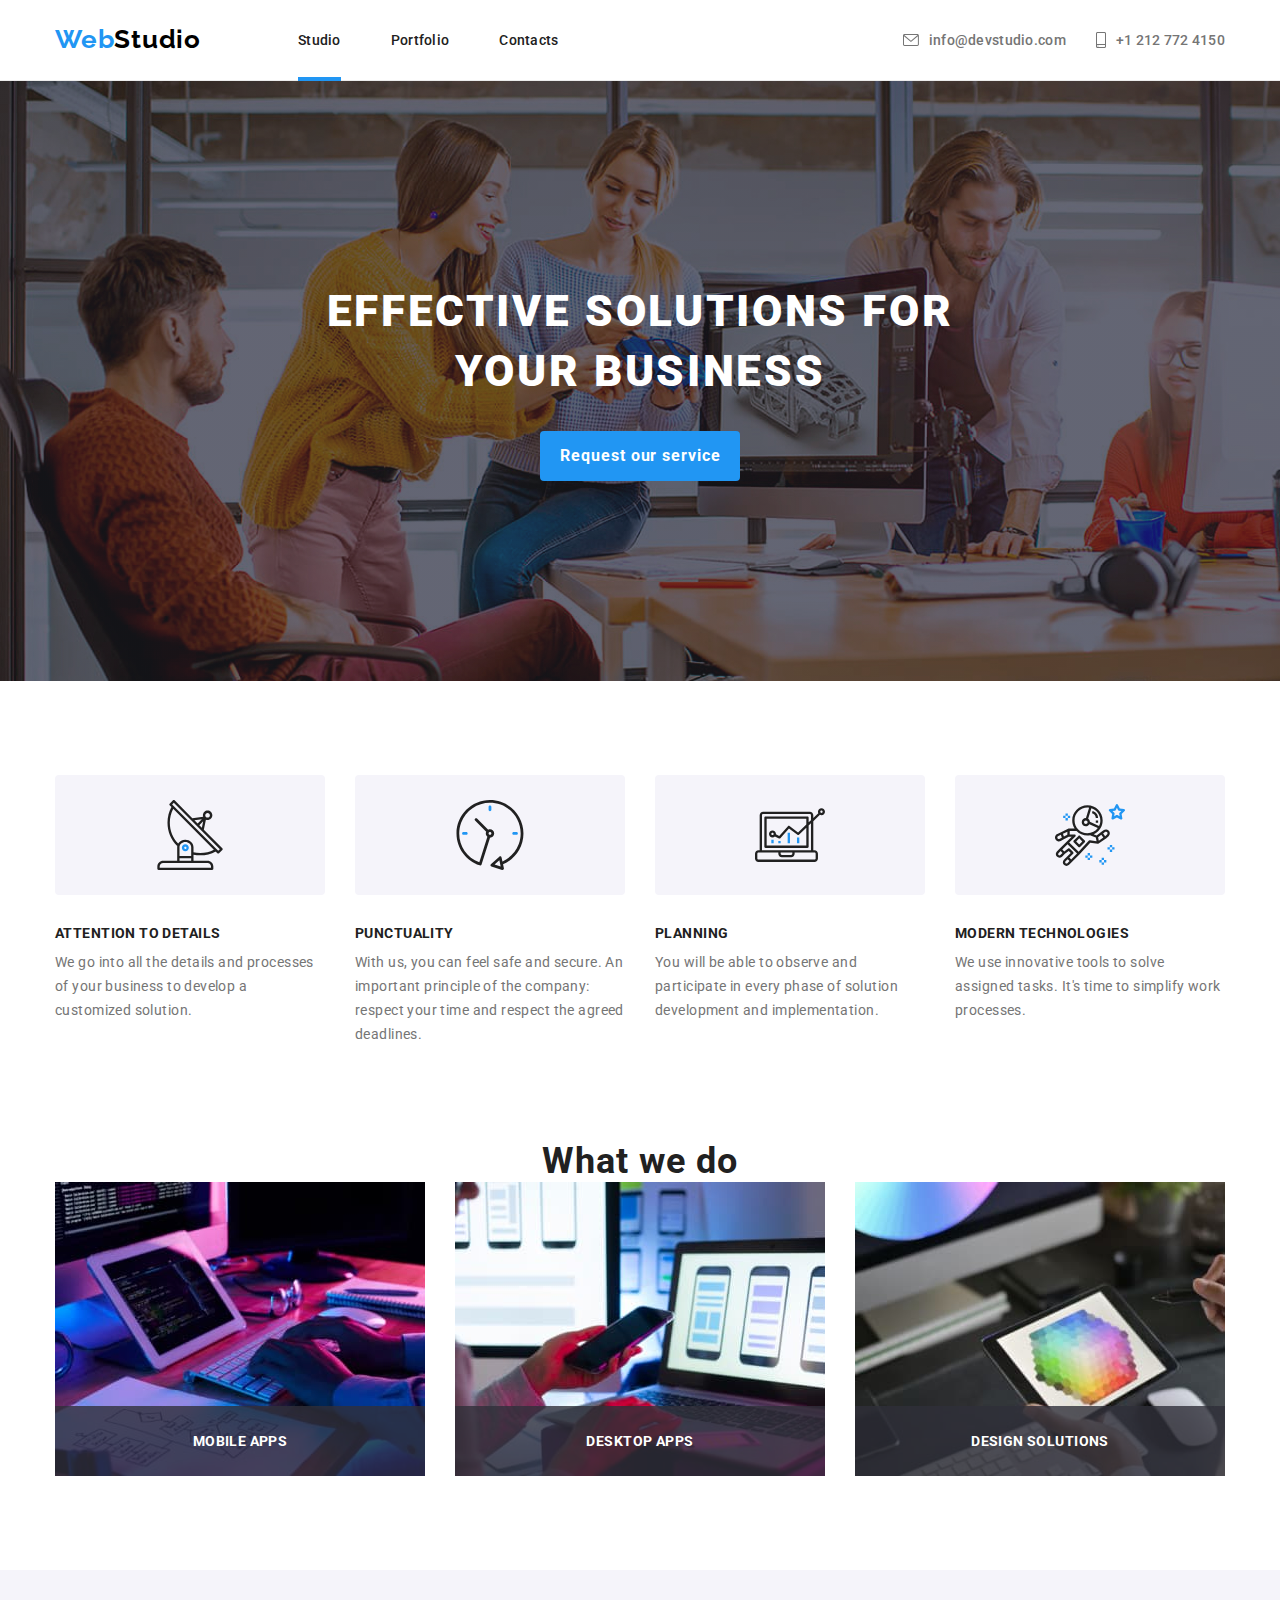
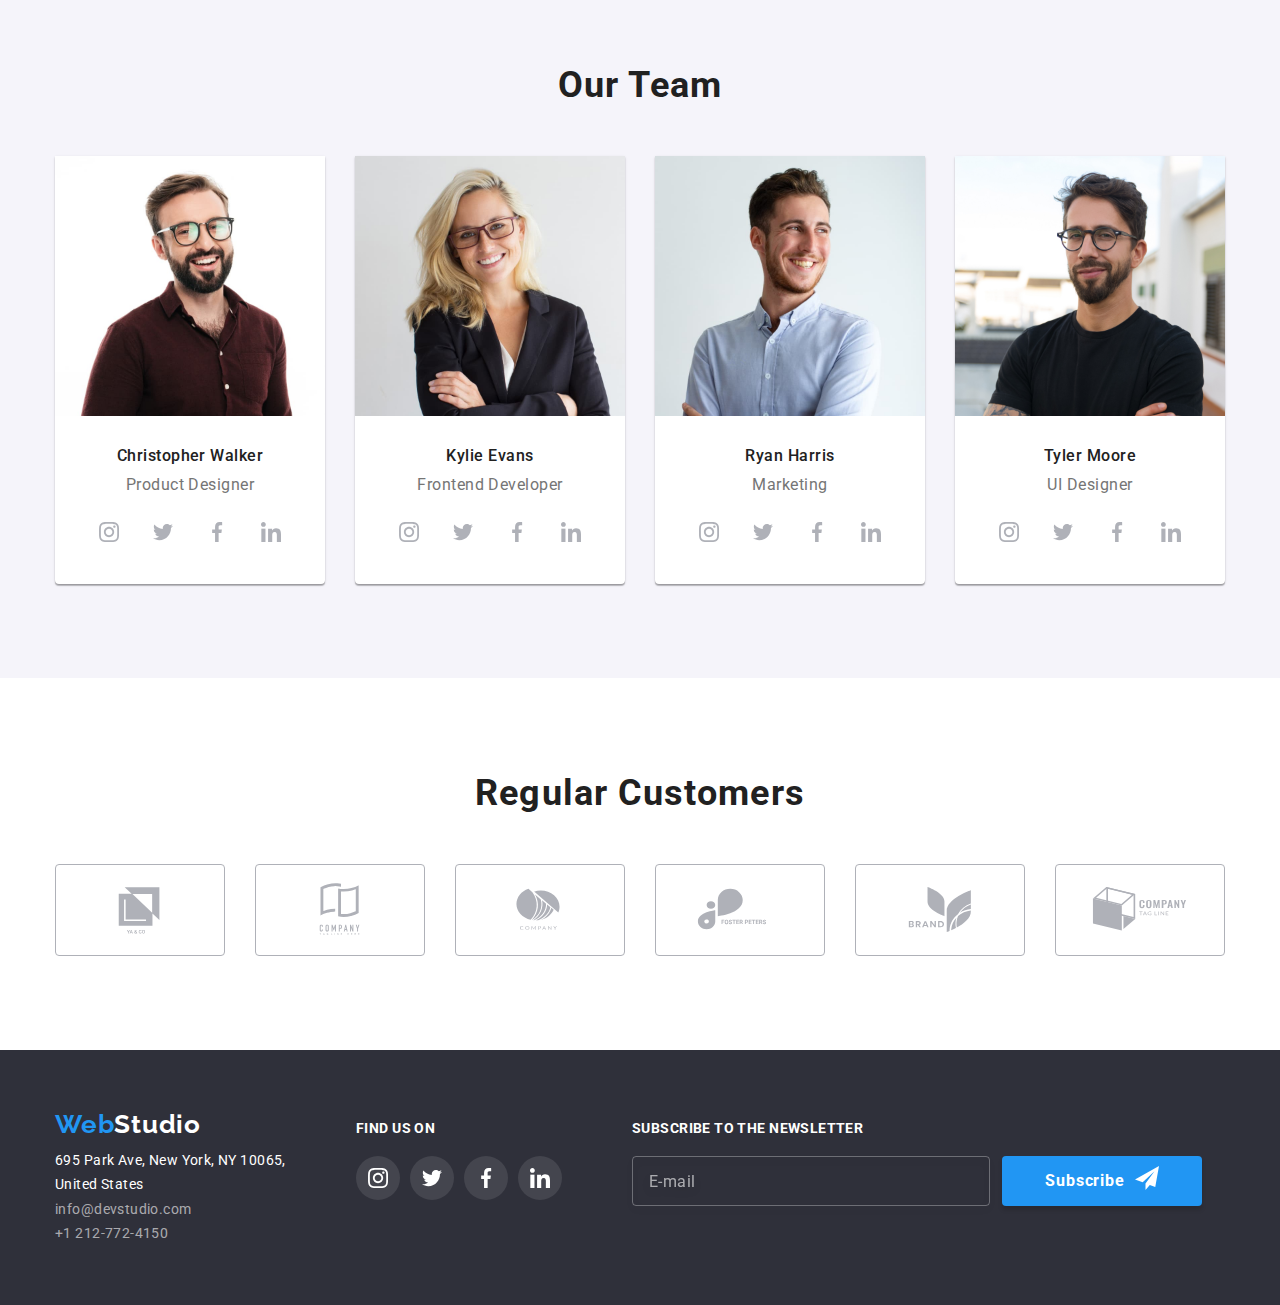
<file: index.html>
<!DOCTYPE html>
<html lang="en">
  <head>
    <link rel="preconnect" href="https://fonts.googleapis.com" />
    <link rel="preconnect" href="https://fonts.gstatic.com" crossorigin />
    <link
      href="https://fonts.googleapis.com/css2?family=Raleway:wght@700&family=Roboto:wght@400;500;700;900&display=swap"
      rel="stylesheet"
    />
    <link
      rel="stylesheet"
      href="https://cdnjs.cloudflare.com/ajax/libs/modern-normalize/1.1.0/modern-normalize.min.css"
    />
    <link rel="stylesheet" href="./css/style.css" />
    <meta charset="UTF-8" />
    <meta http-equiv="X-UA-Compatible" content="IE=edge" />
    <meta name="viewport" content="width=device-width, initial-scale=1.0" />
    <title>WebStudio - effective solutions</title>
  </head>
  <body>
    <!-- HEADER SECTION -->

    <header class="header">
      <div class="container header__container">
        <nav class="nav">
          <a class="header-logo logo" href="./index.html"
            >Web<span class="logo__hdsecond">Studio </span></a
          >
          <ul class="nav__list">
            <li class="nav__item">
              <a class="nav__link current" href="./index.html">Studio</a>
            </li>
            <li class="nav__item">
              <a class="nav__link" href="./portfolio.html">Portfolio</a>
            </li>
            <li class="nav__item">
              <a class="nav__link" href="#">Contacts</a>
            </li>
          </ul>
        </nav>

        <ul class="addresses">
          <li class="addresses__item">
            <a
              class="address__link address__link--email"
              href="mailto:info@devstudio.com"
            >
              <svg class="addresses__icon" width="16px" height="12px">
                <use
                  href="./images/svg/symbol-defss.svg#icon-envelope"
                ></use></svg
              >info@devstudio.com</a
            >
          </li>
          <li class="addresses__item">
            <a class="address__link address__link--tel" href="tel:+12127724150"
              ><svg class="addresses__icon" width="10px" height="16px">
                <use
                  href="./images/svg/symbol-defss.svg#icon-smartphone"
                ></use></svg
              >+1 212 772 4150</a
            >
          </li>
        </ul>
      </div>
    </header>

    <!-- HERO SECTION -->

    <main class="main">
      <section class="hero">
        <div class="container hero__wrapper">
          <h1 class="hero__cta">EFFECTIVE SOLUTIONS FOR YOUR BUSINESS</h1>
          <button class="hero__btn btn" type="button" data-modal-open>
            Request our service
          </button>
        </div>
      </section>

      <!-- FEATURES SECTION -->

      <section class="features section">
        <div class="container features__container">
          <h2 class="features__sectiontitle visually-hidden">Why choose us</h2>
          <ul class="features__list">
            <li class="features__item">
              <div class="features__icons-wrapper">
                <svg class="features__icon" width="70px" height="70px">
                  <use href="./images/svg/symbol-defss.svg#icon-antenna"></use>
                </svg>
              </div>
              <h3 class="features__title">ATTENTION TO DETAILS</h3>
              <p class="features__desc">
                We go into all the details and processes of your business to
                develop a customized solution.
              </p>
            </li>
            <li class="features__item">
              <div class="features__icons-wrapper">
                <svg class="features__icon" width="70px" height="70px">
                  <use href="./images/svg/symbol-defss.svg#icon-clock"></use>
                </svg>
              </div>
              <h3 class="features__title">PUNCTUALITY</h3>
              <p class="features__desc">
                With us, you can feel safe and secure. An important principle of
                the company: respect your time and respect the agreed deadlines.
              </p>
            </li>
            <li class="features__item">
              <div class="features__icons-wrapper">
                <svg class="features__icon" width="70px" height="70px">
                  <use href="./images/svg/symbol-defss.svg#icon-diagram"></use>
                </svg>
              </div>
              <h3 class="features__title">PLANNING</h3>
              <p class="features__desc">
                You will be able to observe and participate in every phase of
                solution development and implementation.
              </p>
            </li>
            <li class="features__item">
              <div class="features__icons-wrapper">
                <svg class="features__icon" width="70px" height="70px">
                  <use
                    href="./images/svg/symbol-defss.svg#icon-astronaut"
                  ></use>
                </svg>
              </div>
              <h3 class="features__title">MODERN TECHNOLOGIES</h3>
              <p class="features__desc">
                We use innovative tools to solve assigned tasks. It's time to
                simplify work processes.
              </p>
            </li>
          </ul>
        </div>
      </section>

      <!-- GALLERY SECTION -->

      <section class="gallery section">
        <h2 class="gallery__title">What we do</h2>
        <div class="gallery__wrapper">
          <ul class="gallery__list">
            <li class="gallery__item">
              <img
                class="gallery__img"
                src="./images/box1.jpg"
                alt="tablet"
                width="370"
                height="294"
              />
              <div class="gallery__desc">
                <p class="gallery__desc-text">MOBILE APPS</p>
              </div>
            </li>
            <li class="gallery__item">
              <img
                class="galley-img"
                src="./images/box2.jpg"
                alt="laptop"
                width="370"
                height="294"
              />
              <div class="gallery__desc">
                <p class="gallery__desc-text">DESKTOP APPS</p>
              </div>
            </li>
            <li class="gallery__item">
              <img
                class="gallery__img"
                src="./images/box3.jpg"
                alt="tablet"
                width="370"
                height="294"
              />
              <div class="gallery__desc">
                <p class="gallery__desc-text">DESIGN SOLUTIONS</p>
              </div>
            </li>
          </ul>
        </div>
      </section>

      <!-- TEAM SECTION -->

      <section class="team-section section">
        <div class="team-wrapper container">
          <h2 class="team-title">Our Team</h2>
          <ul class="team-list">
            <li class="team-item">
              <img
                class="team-img"
                src="./images/person1.jpg"
                alt="Product Designer"
                width="270"
                height="260"
              />
              <div class="team-desc-wrapper">
                <h3 class="team-name">Christopher Walker</h3>
                <p class="team-desc">Product Designer</p>
                <ul class="team-icons-list">
                  <li class="icon-item">
                    <a href="" class="team-icon-link">
                      <svg class="team-icon" width="20px" height="20px">
                        <use
                          href="./images/svg/symbol-defss.svg#icon-instagram"
                        ></use>
                      </svg>
                    </a>
                  </li>
                  <li class="icon-item">
                    <a href="" class="team-icon-link">
                      <svg class="team-icon" width="20px" height="20px">
                        <use
                          href="./images/svg/symbol-defss.svg#icon-twitter"
                        ></use>
                      </svg>
                    </a>
                  </li>
                  <li class="icon-item">
                    <a href="" class="team-icon-link">
                      <svg class="team-icon" width="20px" height="20px">
                        <use
                          href="./images/svg/symbol-defss.svg#icon-facebook"
                        ></use>
                      </svg>
                    </a>
                  </li>
                  <li class="icon-item">
                    <a href="" class="team-icon-link">
                      <svg class="team-icon" width="20px" height="20px">
                        <use
                          href="./images/svg/symbol-defss.svg#icon-linkedin"
                        ></use>
                      </svg>
                    </a>
                  </li>
                </ul>
              </div>
            </li>
            <li class="team-item">
              <img
                class="team-img"
                src="./images/person2.jpg"
                alt="Frontend Developer"
                width="270"
                height="260"
              />
              <div class="team-desc-wrapper">
                <h3 class="team-name">Kylie Evans</h3>
                <p class="team-desc">Frontend Developer</p>
                <ul class="team-icons-list">
                  <li class="icon-item">
                    <a href="" class="team-icon-link">
                      <svg class="team-icon" width="20px" height="20px">
                        <use
                          href="./images/svg/symbol-defss.svg#icon-instagram"
                        ></use>
                      </svg>
                    </a>
                  </li>
                  <li class="icon-item">
                    <a href="" class="team-icon-link">
                      <svg class="team-icon" width="20px" height="20px">
                        <use
                          href="./images/svg/symbol-defss.svg#icon-twitter"
                        ></use>
                      </svg>
                    </a>
                  </li>
                  <li class="icon-item">
                    <a href="" class="team-icon-link">
                      <svg class="team-icon" width="20px" height="20px">
                        <use
                          href="./images/svg/symbol-defss.svg#icon-facebook"
                        ></use>
                      </svg>
                    </a>
                  </li>
                  <li class="icon-item">
                    <a href="" class="team-icon-link">
                      <svg class="team-icon" width="20px" height="20px">
                        <use
                          href="./images/svg/symbol-defss.svg#icon-linkedin"
                        ></use>
                      </svg>
                    </a>
                  </li>
                </ul>
              </div>
            </li>
            <li class="team-item">
              <img
                class="team-img"
                src="./images/person3.jpg"
                alt="Marketing"
                width="270"
                height="260"
              />
              <div class="team-desc-wrapper">
                <h3 class="team-name">Ryan Harris</h3>
                <p class="team-desc">Marketing</p>
                <ul class="team-icons-list">
                  <li class="icon-item">
                    <a href="" class="team-icon-link">
                      <svg class="team-icon" width="20px" height="20px">
                        <use
                          href="./images/svg/symbol-defss.svg#icon-instagram"
                        ></use>
                      </svg>
                    </a>
                  </li>
                  <li class="icon-item">
                    <a href="" class="team-icon-link">
                      <svg class="team-icon" width="20px" height="20px">
                        <use
                          href="./images/svg/symbol-defss.svg#icon-twitter"
                        ></use>
                      </svg>
                    </a>
                  </li>
                  <li class="icon-item">
                    <a href="" class="team-icon-link">
                      <svg class="team-icon" width="20px" height="20px">
                        <use
                          href="./images/svg/symbol-defss.svg#icon-facebook"
                        ></use>
                      </svg>
                    </a>
                  </li>
                  <li class="icon-item">
                    <a href="" class="team-icon-link">
                      <svg class="team-icon" width="20px" height="20px">
                        <use
                          href="./images/svg/symbol-defss.svg#icon-linkedin"
                        ></use>
                      </svg>
                    </a>
                  </li>
                </ul>
              </div>
            </li>
            <li class="team-item">
              <img
                class="team-img"
                src="./images/person4.jpg"
                alt="UI Designer"
                width="270"
                height="260"
              />
              <div class="team-desc-wrapper">
                <h3 class="team-name">Tyler Moore</h3>
                <p class="team-desc">UI Designer</p>
                <ul class="team-icons-list">
                  <li class="icon-item">
                    <a href="" class="team-icon-link" aria-label="instagram">
                      <svg class="team-icon" width="20px" height="20px">
                        <use
                          href="./images/svg/symbol-defss.svg#icon-instagram"
                        ></use>
                      </svg>
                    </a>
                  </li>
                  <li class="icon-item">
                    <a href="" class="team-icon-link" aria-label="twitter">
                      <svg class="team-icon" width="20px" height="20px">
                        <use
                          href="./images/svg/symbol-defss.svg#icon-twitter"
                        ></use>
                      </svg>
                    </a>
                  </li>
                  <li class="icon-item">
                    <a href="" class="team-icon-link" aria-label="facebook">
                      <svg class="team-icon" width="20px" height="20px">
                        <use
                          href="./images/svg/symbol-defss.svg#icon-facebook"
                        ></use>
                      </svg>
                    </a>
                  </li>
                  <li class="icon-item">
                    <a href="" class="team-icon-link" aria-label="linkedin">
                      <svg class="team-icon" width="20px" height="20px">
                        <use
                          href="./images/svg/symbol-defss.svg#icon-linkedin"
                        ></use>
                      </svg>
                    </a>
                  </li>
                </ul>
              </div>
            </li>
          </ul>
        </div>
      </section>

      <!-- COMPANIES SECTION -->

      <section class="companies-section section">
        <div class="container companies-container">
          <h2 class="companies-title">Regular Customers</h2>
          <ul class="companies-list">
            <li class="companies-item">
              <a class="companies-link" href=""
                ><svg class="companies-icon" width="106px" height="60px">
                  <use href="./images/svg/symbol-defss.svg#icon-Logo1"></use>
                </svg>
              </a>
            </li>
            <li class="companies-item">
              <a class="companies-link" href="">
                <svg class="companies-icon" width="106px" height="60px">
                  <use href="./images/svg/symbol-defss.svg#icon-Logo2"></use>
                </svg>
              </a>
            </li>
            <li class="companies-item">
              <a class="companies-link" href="">
                <svg class="companies-icon" width="106px" height="60px">
                  <use href="./images/svg/symbol-defss.svg#icon-Logo3"></use>
                </svg>
              </a>
            </li>
            <li class="companies-item">
              <a class="companies-link" href="">
                <svg class="companies-icon" width="106px" height="60px">
                  <use href="./images/svg/symbol-defss.svg#icon-Logo4"></use>
                </svg>
              </a>
            </li>

            <li class="companies-item">
              <a class="companies-link" href="">
                <svg class="companies-icon" width="106px" height="60px">
                  <use href="./images/svg/symbol-defss.svg#icon-Logo5"></use>
                </svg>
              </a>
            </li>
            <li class="companies-item">
              <a class="companies-link" href="">
                <svg class="companies-icon" width="106px" height="60px">
                  <use href="./images/svg/symbol-defss.svg#icon-Logo6"></use>
                </svg>
              </a>
            </li>
          </ul>
        </div>
      </section>
    </main>

    <!-- FOOTER SECTION -->

    <footer class="footer">
      <div class="footer-wrapper container">
        <div class="footer-content-items">
          <a class="footer-logo logo" href="./index.html"
            >Web<span class="logo__ftsecond">Studio </span></a
          >
          <address class="contacts-footer">
            <ul class="footer-address-list">
              <li class="address-footer-item">
                <a class="address-footer"
                  >695 Park Ave, New York, NY 10065, United States</a
                >
              </li>
              <li class="address-footer-item address-footer-item-email">
                <a class="email-footer" href="mailto:info@devstudio.com"
                  >info@devstudio.com</a
                >
              </li>
              <li class="address-footer-item address-footer-tel">
                <a class="tel-footer" href="tel:+12127724150"
                  >+1 212-772-4150</a
                >
              </li>
            </ul>
          </address>
        </div>
        <div class="footer-social-wrapper">
          <h2 class="footer-title footer-social-title">FIND US ON</h2>
          <ul class="team-icons-list footer-icons-list">
            <li class="icon-item footer-icon-item">
              <a
                href=""
                class="team-icon-link footer-icon-link"
                aria-label="instagram"
              >
                <svg class="team-icon footer-icon" width="20px" height="20px">
                  <use
                    href="./images/svg/symbol-defss.svg#icon-instagram"
                  ></use>
                </svg>
              </a>
            </li>
            <li class="icon-item footer-icon-item">
              <a
                href=""
                class="team-icon-link footer-icon-link"
                aria-label="twitter"
              >
                <svg class="team-icon footer-icon" width="20px" height="20px">
                  <use href="./images/svg/symbol-defss.svg#icon-twitter"></use>
                </svg>
              </a>
            </li>
            <li class="icon-item footer-icon-item">
              <a
                href=""
                class="team-icon-link footer-icon-link"
                aria-label="facebook"
              >
                <svg class="team-icon footer-icon" width="20px" height="20px">
                  <use href="./images/svg/symbol-defss.svg#icon-facebook"></use>
                </svg>
              </a>
            </li>
            <li class="icon-item footer-icon-item">
              <a
                href=""
                class="team-icon-link footer-icon-link"
                aria-label="linkedin"
              >
                <svg class="team-icon footer-icon" width="20px" height="20px">
                  <use href="./images/svg/symbol-defss.svg#icon-linkedin"></use>
                </svg>
              </a>
            </li>
          </ul>
        </div>
        <div class="footer-contact-wrapper">
          <h2 class="footer-title footer-title-subscribe">
            SUBSCRIBE TO THE NEWSLETTER
          </h2>
          <form name="footer-contact" class="footer-contact">
            <label class="label-footer-contact" for="label-footer-contact">
              <input
                type="email"
                class="input-footer-contact"
                placeholder="E-mail"
                id="label-footer-contact"
              />
            </label>
            <button type="submit" class="btn-footer-submit">
              <span class="btn-footer-name">Subscribe</span>
              <svg class="icon-btn-footer" width="24" height="24">
                <use href="./images/svg/symbol-defss.svg#icon-send"></use>
              </svg>
            </button>
          </form>
        </div>
      </div>
    </footer>
    <!-- ********* -->

    <!-- Modal Window -->

    <!-- ********* -->
    <div class="backdrop is-hidden" data-modal>
      <div class="modal">
        <button class="modal-button" type="button" data-modal-close>
          <svg class="modal-icon" width="18" height="18">
            <use href="./images/svg/symbol-defss.svg#close-icon"></use>
          </svg>
        </button>
        <form name="request_form" class="request-form">
          <strong class="modal-title"
            >Leave your information and we'll call you back</strong
          >
          <label for="label-name" class="label label-name">
            <span class="label-title">Name</span>
            <input
              id="label-name"
              type="text"
              name="input_name"
              class="input-name"
            />
            <svg class="icon-form icon-name" width="18" height="18">
              <use href="./images/svg/symbol-defss.svg#icon-person"></use>
            </svg>
          </label>
          <label for="label-tel" class="label label-tel">
            <span class="label-title">Telephone</span>
            <input
              type="text"
              name="input_tel"
              class="input-tel"
              id="label-tel"
            />
            <svg class="icon-form icon-tel" width="18" height="18">
              <use href="./images/svg/symbol-defss.svg#icon-phone"></use>
            </svg>
          </label>
          <label for="label-email" class="label label-email"
            ><span class="label-title">E-mail</span>
            <input
              type="email"
              name="input_email"
              class="input-email"
              id="label-email"
            />
            <svg class="icon-form icon-email" width="18" height="18">
              <use href="./images/svg/symbol-defss.svg#icon-email"></use>
            </svg>
          </label>
          <label for="label-comments" class="label label-comments"
            >Comments
            <textarea
              name="comments-text"
              rows="8"
              placeholder="Enter the text"
              id="label-comments"
            ></textarea>
          </label>
          <label for="label-terms" class="label-terms">
            <input
              class="input-terms"
              type="checkbox"
              name="input-terms"
              id="label-terms"
            />

            <span class="checkbox-custom">
              <svg class="checkbox-icon" width="11" height="8">
                <use href="./images/svg/symbol-defss.svg#icon-checkbox"></use>
              </svg>
            </span>
            <span
              >I agree with the newsletter and accept the<br />
              <a href="" class="terms-link">Terms and Conditions</a></span
            >
          </label>
          <button class="send-form-btn" type="submit">Send</button>
        </form>
      </div>
    </div>
    <script src="./js/modal.js"></script>
  </body>
</html>
</file>
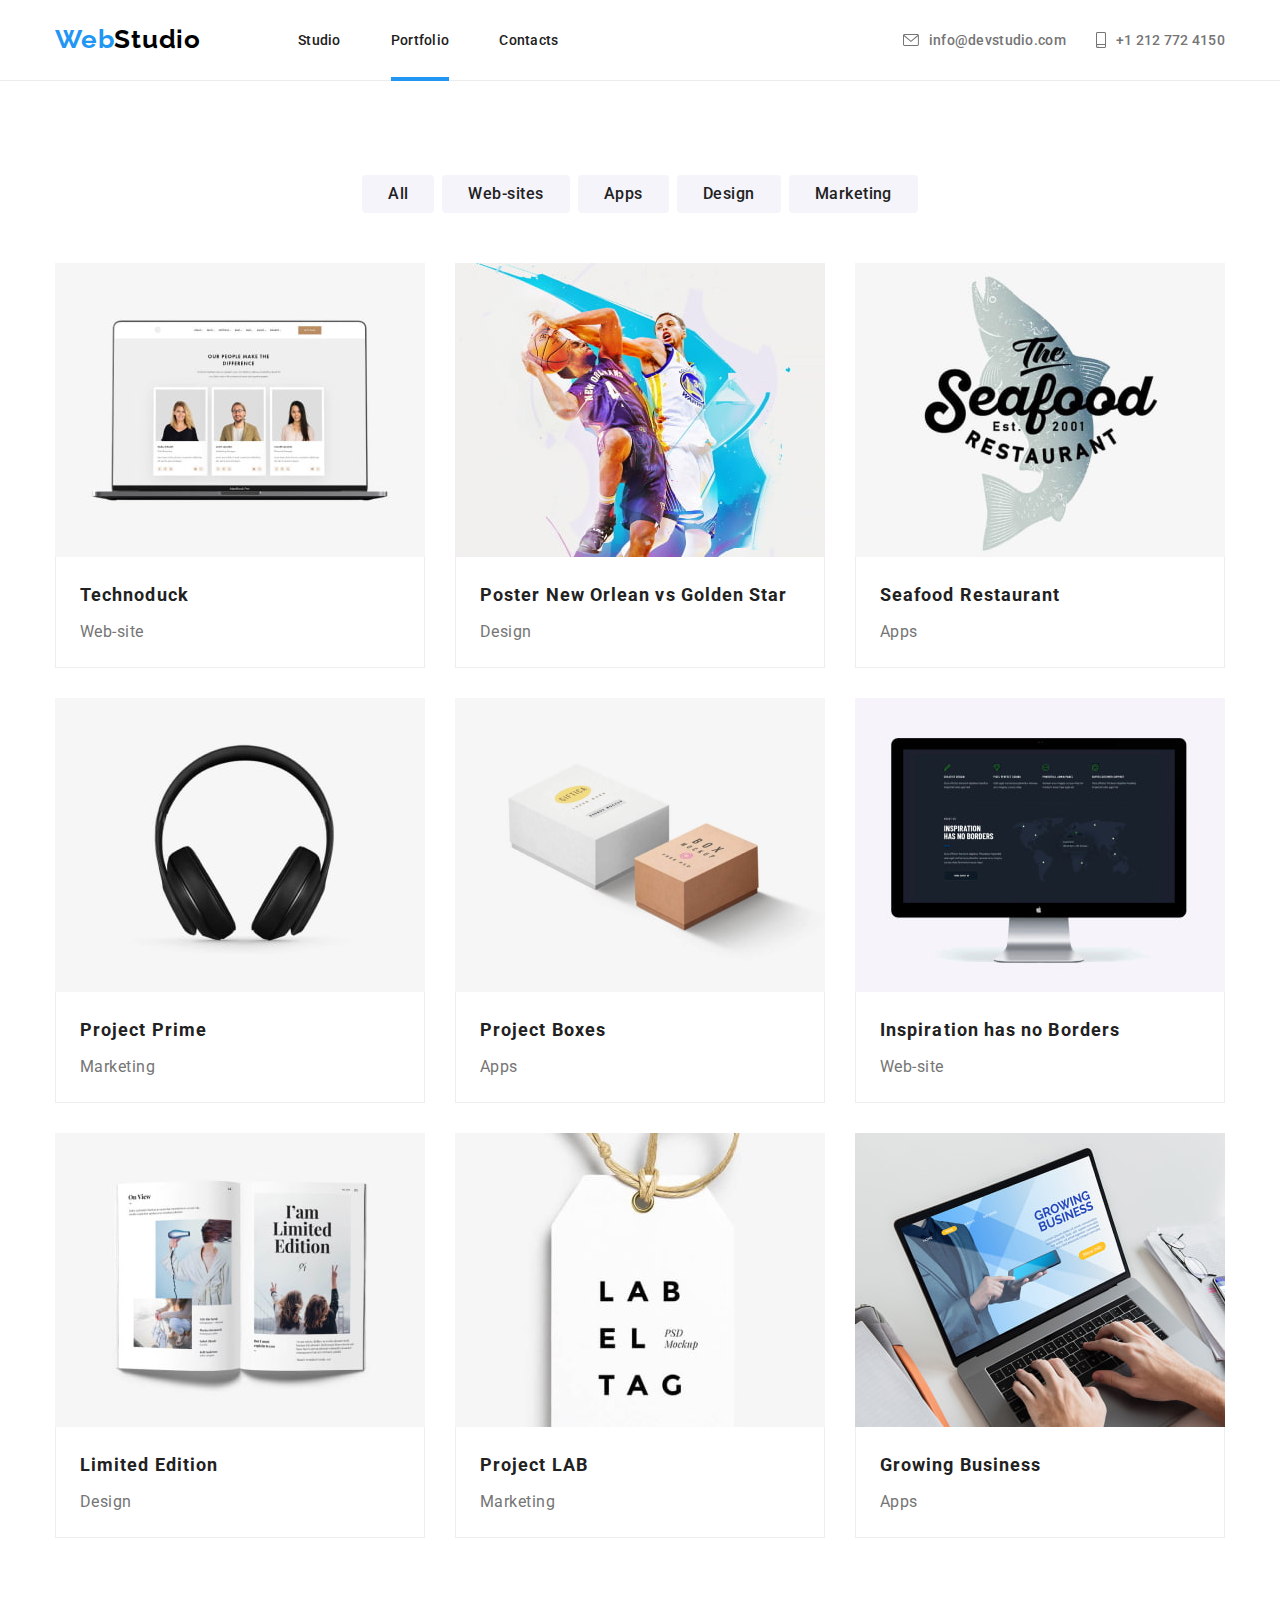
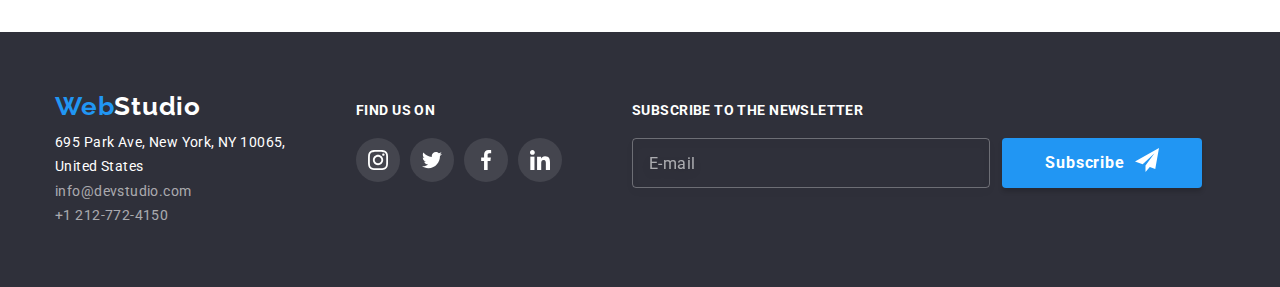
<file: portfolio.html>
<!DOCTYPE html>
<html lang="en">
  <head>
    <link rel="preconnect" href="https://fonts.googleapis.com" />
    <link rel="preconnect" href="https://fonts.gstatic.com" crossorigin />
    <link
      href="https://fonts.googleapis.com/css2?family=Raleway:wght@700&family=Roboto:wght@400;500;700;900&display=swap"
      rel="stylesheet"
    />
    <link
      rel="stylesheet"
      href="https://cdnjs.cloudflare.com/ajax/libs/modern-normalize/1.1.0/modern-normalize.min.css"
    />
    <link rel="stylesheet" href="css/style.css" />
    <meta charset="UTF-8" />
    <meta http-equiv="X-UA-Compatible" content="IE=edge" />
    <meta name="viewport" content="width=device-width, initial-scale=1.0" />
    <title>WebStudio - effective solutions</title>
  </head>
  <body>

    <!-- HEADER SECTION -->

 <header class="header">
      <div class="container header__container">
        <nav class="nav">
          <a class="header-logo logo" href="./index.html"
            >Web<span class="logo__hdsecond">Studio </span></a
          >
          <ul class="nav__list">
            <li class="nav__item">
              <a class="nav__link " href="./index.html">Studio</a>
            </li>
            <li class="nav__item">
              <a class="nav__link current" href="./portfolio.html">Portfolio</a>
            </li>
            <li class="nav__item">
              <a class="nav__link" href="#">Contacts</a>
            </li>
          </ul>
        </nav>

        <ul class="addresses">
          <li class="addresses__item">
            <a class="address__link address__link--email" href="mailto:info@devstudio.com">
              <svg class="addresses__icon" width="16px" height="12px">
                <use
                  href="./images/svg/symbol-defss.svg#icon-envelope"
                ></use></svg
              >info@devstudio.com</a
            >
          </li>
          <li class="addresses__item">
            <a class="address__link address__link--tel" href="tel:+12127724150"
              ><svg class="addresses__icon" width="10px" height="16px">
                <use
                  href="./images/svg/symbol-defss.svg#icon-smartphone"
                ></use></svg
              >+1 212 772 4150</a
            >
          </li>
        </ul>
      </div>
    </header>



    <main>
      <section class="section section-portfolio">
        <h1 class="visually-hidden">Portfolio page</h1>
        <div class="container portfolio-wrapper">
          <h2 class="visually-hidden">Portfolio examples</h2>
          <ul class="filters">
            <li class="filters-item">
              <button class="all-btn filter-btn" type="button">All</button>
            </li>
            <li class="filters-item">
              <button class="websites-btn filter-btn" type="button">
                Web-sites
              </button>
            </li>
            <li class="filters-item">
              <button class="apps-btn filter-btn" type="button">Apps</button>
            </li>
            <li class="filters-item">
              <button class="design-btn filter-btn" type="button">
                Design
              </button>
            </li>
            <li class="filters-item">
              <button class="marketing-btn filter-btn" type="button">
                Marketing
              </button>
            </li>
          </ul>

          <ul class="portfolio-list">
            <li class="portfolio-item">
              <a href="#" class="portfolio-card">
                <div class="hover-container">
                  <img
                    class="portfolio-img"
                    src="images/portfolio/technoduck.jpg"
                    alt="Technoduck"
                    width="370"
                    height="294"
                  />
                  <div class="card-desc">
                    <p class="card-desc-text is-hidden">
                      Technoduck is a state-of-the-art coronavirus distribution
                      platform. Companies use this platform for digital
                      espionage and attacks on competitors' secure servers.
                    </p>
                  </div>
                </div>
                <div class="portfolio-desc-wrapper">
                  <h3 class="portfolio-item-name">Technoduck</h3>
                  <p class="portfolio-item-desc">Web-site</p>
                </div>
              </a>
            </li>
            <li class="portfolio-item">
              <a href="#" class="portfolio-card">
                <div class="hover-container">
                  <img
                    class="portfolio-img"
                    src="images/portfolio/poster.jpg"
                    alt="Poster"
                    width="370"
                    height="294"
                  />
                  <div class="card-desc">
                    <p class="card-desc-text is-hidden">
                      Technoduck is a state-of-the-art coronavirus distribution
                      platform. Companies use this platform for digital
                      espionage and attacks on competitors' secure servers.
                    </p>
                  </div>
                </div>
                <div class="portfolio-desc-wrapper">
                  <h3 class="portfolio-item-name">
                    Poster New Orlean vs Golden Star
                  </h3>
                  <p class="portfolio-item-desc">Design</p>
                </div>
              </a>
            </li>
            <li class="portfolio-item">
              <a href="#" class="portfolio-card">
                <div class="hover-container">
                  <img
                    class="portfolio-img"
                    src="images/portfolio/seafood.jpg"
                    alt="Seafood restaurant"
                    width="370"
                    height="294"
                  />
                  <div class="card-desc">
                    <p class="card-desc-text is-hidden">
                      Technoduck is a state-of-the-art coronavirus distribution
                      platform. Companies use this platform for digital
                      espionage and attacks on competitors' secure servers.
                    </p>
                  </div>
                </div>
                <div class="portfolio-desc-wrapper">
                  <h3 class="portfolio-item-name">Seafood Restaurant</h3>
                  <p class="portfolio-item-desc">Apps</p>
                </div>
              </a>
            </li>
            <li class="portfolio-item">
              <a href="#" class="portfolio-card">
                <div class="hover-container">
                  <img
                    class="portfolio-img"
                    src="images/portfolio/prime.jpg"
                    alt="Prime project"
                    width="370"
                    height="294"
                  />
                  <div class="card-desc">
                    <p class="card-desc-text is-hidden">
                      Technoduck is a state-of-the-art coronavirus distribution
                      platform. Companies use this platform for digital
                      espionage and attacks on competitors' secure servers.
                    </p>
                  </div>
                </div>
                <div class="portfolio-desc-wrapper">
                  <h3 class="portfolio-item-name">Project Prime</h3>
                  <p class="portfolio-item-desc">Marketing</p>
                </div>
              </a>
            </li>
            <li class="portfolio-item">
              <a href="#" class="portfolio-card">
                <div class="hover-container">
                  <img
                    class="portfolio-img"
                    src="images/portfolio/boxes.jpg"
                    alt="Boxes"
                    width="370"
                    height="294"
                  />
                  <div class="card-desc">
                    <p class="card-desc-text is-hidden">
                      Technoduck is a state-of-the-art coronavirus distribution
                      platform. Companies use this platform for digital
                      espionage and attacks on competitors' secure servers.
                    </p>
                  </div>
                </div>
                <div class="portfolio-desc-wrapper">
                  <h3 class="portfolio-item-name">Project Boxes</h3>
                  <p class="portfolio-item-desc">Apps</p>
                </div>
              </a>
            </li>
            <li class="portfolio-item">
              <a href="#" class="portfolio-card">
                <div class="hover-container">
                  <img
                    class="portfolio-img"
                    src="images/portfolio/inspiration.jpg"
                    alt="Inspiration has no limits"
                    width="370"
                    height="294"
                  />
                  <div class="card-desc">
                    <p class="card-desc-text is-hidden">
                      Technoduck is a state-of-the-art coronavirus distribution
                      platform. Companies use this platform for digital
                      espionage and attacks on competitors' secure servers.
                    </p>
                  </div>
                </div>
                <div class="portfolio-desc-wrapper">
                  <h3 class="portfolio-item-name">
                    Inspiration has no Borders
                  </h3>
                  <p class="portfolio-item-desc">Web-site</p>
                </div>
              </a>
            </li>
            <li class="portfolio-item">
              <a href="#" class="portfolio-card">
                <div class="hover-container">
                  <img
                    class="portfolio-img"
                    src="images/portfolio/limited.jpg"
                    alt="Limited edition"
                    width="370"
                    height="294"
                  />
                  <div class="card-desc">
                    <p class="card-desc-text is-hidden">
                      Technoduck is a state-of-the-art coronavirus distribution
                      platform. Companies use this platform for digital
                      espionage and attacks on competitors' secure servers.
                    </p>
                  </div>
                </div>
                <div class="portfolio-desc-wrapper">
                  <h3 class="portfolio-item-name">Limited Edition</h3>
                  <p class="portfolio-item-desc">Design</p>
                </div>
              </a>
            </li>
            <li class="portfolio-item">
              <a href="#" class="portfolio-card">
                <div class="hover-container">
                  <img
                    class="portfolio-img"
                    src="images/portfolio/lab.jpg"
                    alt="Project LAB"
                    width="370"
                    height="294"
                  />
                  <div class="card-desc">
                    <p class="card-desc-text is-hidden">
                      Technoduck is a state-of-the-art coronavirus distribution
                      platform. Companies use this platform for digital
                      espionage and attacks on competitors' secure servers.
                    </p>
                  </div>
                </div>
                <div class="portfolio-desc-wrapper">
                  <h3 class="portfolio-item-name">Project LAB</h3>
                  <p class="portfolio-item-desc">Marketing</p>
                </div>
              </a>
            </li>
            <li class="portfolio-item">
              <a href="#" class="portfolio-card">
                <div class="hover-container">
                  <img
                    class="portfolio-img"
                    src="images/portfolio/growing.jpg"
                    alt="Growing business"
                    width="370"
                    height="294"
                  />
                  <div class="card-desc">
                    <p class="card-desc-text is-hidden">
                      Technoduck is a state-of-the-art coronavirus distribution
                      platform. Companies use this platform for digital
                      espionage and attacks on competitors' secure servers.
                    </p>
                  </div>
                </div>
                <div class="portfolio-desc-wrapper">
                  <h3 class="portfolio-item-name">Growing Business</h3>
                  <p class="portfolio-item-desc">Apps</p>
                </div>
              </a>
            </li>
          </ul>
        </div>
      </section>
    </main>

     <footer class="footer">
      <div class="footer-wrapper container">
        <div class="footer-content-items">
 <a class="footer-logo logo" href="./index.html"
            >Web<span class="logo__ftsecond">Studio </span></a
          >
          <address class="contacts-footer">
            <ul class="footer-address-list">
              <li class="address-footer-item">
                <a class="address-footer"
                  >695 Park Ave, New York, NY 10065, United States</a
                >
              </li>
              <li class="address-footer-item address-footer-item-email">
                <a class="email-footer" href="mailto:info@devstudio.com"
                  >info@devstudio.com</a
                >
              </li>
              <li class="address-footer-item address-footer-tel">
                <a class="tel-footer" href="tel:+12127724150"
                  >+1 212-772-4150</a
                >
              </li>
            </ul>
          </address>
        </div>
        <div class="footer-social-wrapper">
          <h2 class="footer-title footer-social-title">FIND US ON</h2>
          <ul class="team-icons-list footer-icons-list">
            <li class="icon-item footer-icon-item">
              <a
                href=""
                class="team-icon-link footer-icon-link"
                aria-label="instagram"
              >
                <svg class="team-icon footer-icon" width="20px" height="20px">
                  <use
                    href="./images/svg/symbol-defss.svg#icon-instagram"
                  ></use>
                </svg>
              </a>
            </li>
            <li class="icon-item footer-icon-item">
              <a
                href=""
                class="team-icon-link footer-icon-link"
                aria-label="twitter"
              >
                <svg class="team-icon footer-icon" width="20px" height="20px">
                  <use href="./images/svg/symbol-defss.svg#icon-twitter"></use>
                </svg>
              </a>
            </li>
            <li class="icon-item footer-icon-item">
              <a
                href=""
                class="team-icon-link footer-icon-link"
                aria-label="facebook"
              >
                <svg class="team-icon footer-icon" width="20px" height="20px">
                  <use href="./images/svg/symbol-defss.svg#icon-facebook"></use>
                </svg>
              </a>
            </li>
            <li class="icon-item footer-icon-item">
              <a
                href=""
                class="team-icon-link footer-icon-link"
                aria-label="linkedin"
              >
                <svg class="team-icon footer-icon" width="20px" height="20px">
                  <use href="./images/svg/symbol-defss.svg#icon-linkedin"></use>
                </svg>
              </a>
            </li>
          </ul>
        </div>
              <div class="footer-contact-wrapper">
          <h2 class="footer-title footer-title-subscribe">SUBSCRIBE TO THE NEWSLETTER</h2>
          <form name="footer-contact" class="footer-contact">
            <label class="label-footer-contact" for="">
              <input type="email" class="input-footer-contact" placeholder="E-mail">
            </label>
            <button type="submit" class="btn-footer-submit"><span class="btn-footer-name">Subscribe</span>
            <svg class="icon-btn-footer" width="24" height="24">
              <use href="./images/svg/symbol-defss.svg#icon-send"></use>
            </svg>
            </button>
          </form>
      </div>
    </footer>
  </body>
</html>
</file>
<file: css/style.css>
:root {
  --btn-color: #2196f3;
  --main-txt-color: #757575;
  --title-txt-color: #212121;
  --bgrnd-color: #ffffff;
  --bgrnd-hero: #2f303a;
  --bgrnd-team: #f5f4fa;
  --border-color: #eeeeee;
  --border-color-secondary: #ececec;
  --additional-color-logo: #000000;
  --btn-active-color: #188ce8;
  --icon-color: #afb1b8;
  --transition-dir: 250ms;
  --transition-time-func: cubic-bezier(0.4, 0, 0.2, 1);
}

* {
  margin-block-start: 0px;
  margin-block-end: 0px;
}

.visually-hidden {
  position: absolute;
  width: 1px;
  height: 1px;
  margin: -1px;
  border: 0;
  padding: 0;

  white-space: nowrap;
  clip-path: inset(100%);
  clip: rect(0 0 0 0);
  overflow: hidden;
}

body {
  background-color: var(--bgrnd-color);
  font-family: "roboto", sans-serif;
  color: var(--main-txt-color);
}

a {
  text-decoration: none;
  color: inherit;
}

ul,
ol {
  list-style: none;
  margin: 0;
  padding: 0;
}

img {
  display: block;
  max-width: 100%;
  height: auto;
}

button {
  cursor: pointer;
}

.container {
  max-width: 1200px;
  padding: 0 15px;
  margin: 0 auto;
}

/* -------Header------ */
.header {
  border-bottom: 1px solid var(--border-color-secondary);
}

.header__container {
  display: flex;
  justify-content: space-between;

  align-items: center;
}

.nav {
  display: flex;
  align-items: center;
}

.nav__list {
  display: flex;
}

.nav__item:first-child {
  margin-right: 50px;
}

.nav__item:nth-child(2) {
  margin-right: 50px;
}

.header-logo {
  display: block;
  margin-right: 97px;
  padding-top: 24px;
  padding-bottom: 24px;
}

.logo__hdsecond {
  color: var(--additional-color-logo);
}

.logo {
  font-family: "raleway";
  font-weight: 700;
  color: var(--btn-color);
  font-size: 26px;
  letter-spacing: 0.03em;
  text-decoration: none;
}
.nav__link {
  display: block;
  font-weight: 500;
  font-size: 14px;
  color: var(--title-txt-color);
  text-decoration: none;
  letter-spacing: 0.02em;
  padding-top: 32px;
  padding-bottom: 32px;
  transition-property: color;
  transition-duration: var(--transition-dir);
  transition-timing-function: var(--transition-time-func);
  transition-delay: 0s;
  position: relative;
}

.nav__link:hover,
.tel-footer:hover,
.email-footer:hover {
  color: var(--btn-color);
}

.nav__link:focus,
.tel-footer:focus,
.email-footer:focus {
  color: var(--btn-color);
}

.current::after {
  display: block;
  content: "";
  width: 100%;
  height: 4px;
  position: absolute;
  bottom: -1px;
  background-color: var(--btn-color);
}

.addresses {
  display: flex;
  justify-content: flex-end;
}

.address__link {
  padding-top: 32px;
  padding-bottom: 32px;
  color: var(--main-txt-color);
  font-weight: 500;
  font-size: 14px;
  text-decoration: none;
  letter-spacing: 0.02em;
  display: flex;
  align-items: center;
  gap: 10px;
  transition-property: color;
  transition-duration: var(--transition-dir);
  transition-timing-function: var(--transition-time-func);
  transition-delay: 0s;
}

.address__link:hover,
.address__link:focus {
  color: var(--btn-color);
}

.addresses__icon {
  fill: currentColor;
}

.address__link--tel {
  margin-left: 30px;
}

/* -------HERO Section------ */

.section {
  padding-top: 94px;
  padding-bottom: 94px;
}

.hero {
  max-width: 1600px;
  margin-left: auto;
  margin-right: auto;
  background-image: linear-gradient(
      rgba(47, 48, 58, 0.4),
      rgba(47, 48, 58, 0.4)
    ),
    url("../images/bg-img.jpg");
  background-repeat: no-repeat;
  background-size: cover;
  padding-top: 200px;
  padding-bottom: 200px;
}

.hero__cta {
  width: 696px;
  margin-left: auto;
  margin-right: auto;
  margin-bottom: 30px;
  font-family: inherit;
  font-weight: 900;
  font-size: 44px;
  line-height: calc(60 / 44);
  text-align: center;
  letter-spacing: 0.06em;
  text-transform: uppercase;
  color: var(--bgrnd-color);
  text-align: center;
}

.hero__btn {
  padding: 10px 19px 10px 20px;
  display: block;
  margin-left: auto;
  margin-right: auto;
  font-weight: 700;
  font-size: 16px;
  line-height: calc(30 / 16);
  background-color: var(--btn-color);
  color: var(--bgrnd-color);
  border: none;
  border-radius: 4px;
  letter-spacing: 0.06em;
  transition-property: background-color;
  transition-duration: var(--transition-dir);
  transition-timing-function: var(--transition-time-func);
  transition-delay: 0s;
}

.hero__btn:hover,
.hero__btn:focus {
  background-color: var(--btn-active-color);
}

/* -------Features Section------ */

.features__list {
  display: flex;
  justify-content: space-between;
}

.features__icons-wrapper {
  height: 120px;
  display: flex;
  justify-content: center;
  align-items: center;
  border-radius: 4px;
  background-color: var(--bgrnd-team);
  margin-bottom: 30px;
}

.features__item {
  width: 270px;
}

.features__title {
  font-family: "Roboto";
  margin-bottom: 9px;
  font-weight: 700;
  font-size: 14px;
  line-height: calc(16 / 14);
  letter-spacing: 0.03em;
  color: var(--title-txt-color);
}

.features__desc {
  letter-spacing: 0.03em;
  font-size: 14px;
  line-height: calc(24 / 14);
}

/* -------Gallery Section------ */

.gallery {
  padding-top: 0px;
}

.gallery__wrapper {
  width: 1200px;
  padding: 0 15px;
  margin: 0 auto;
}

.gallery__title,
.team-title {
  letter-spacing: 0.03em;
  font-weight: 700;
  font-size: 36px;
  line-height: calc(42 / 36);
  text-align: center;
  color: var(--title-txt-color);
}

.gallery-title {
  margin-bottom: 50px;
}

.gallery__list {
  display: flex;
  justify-content: space-between;
}

.gallery__item {
  position: relative;
}

.gallery__img {
  display: block;
}

.gallery__desc {
  position: absolute;
  bottom: 0;
  width: 370px;
  height: 70px;
  background-color: rgba(47, 48, 58, 0.8);
  display: flex;
  justify-content: center;
  align-items: center;
}

.gallery__desc-text {
  font-weight: 700;
  font-size: 14px;
  line-height: calc(16 / 14);
  text-align: center;
  letter-spacing: 0.03em;
  color: var(--bgrnd-color);
}

/* -------Team Section------ */

.team-section {
  background-color: var(--bgrnd-team);
  width: 100%;
  padding-bottom: 94px;
}

.team-title {
  margin-bottom: 50px;
}

.team-list {
  display: flex;
  justify-content: space-between;
  gap: 30px;
}

.team-item {
  width: calc((100% - 90px) / 4);
  background-color: var(--bgrnd-color);
  box-shadow: 0px 1px 3px rgba(0, 0, 0, 0.12), 0px 1px 1px rgba(0, 0, 0, 0.14),
    0px 2px 1px rgba(0, 0, 0, 0.2);
  border-radius: 0px 0px 4px 4px;
}

.team-desc-wrapper {
  padding-top: 30px;
  padding-bottom: 30px;
}

.team-name {
  margin-bottom: 10px;
  font-weight: 500;
  font-size: 16px;
  line-height: calc(19 / 16);
  text-align: center;
  letter-spacing: 0.03em;
  color: var(--title-txt-color);
}

.team-desc {
  font-size: 16px;
  line-height: calc(19 / 16);
  text-align: center;
  letter-spacing: 0.03em;
}

.team-icons-list {
  display: flex;
  justify-content: center;
  gap: 10px;
  margin-top: 16px;
}

.team-icon-link {
  width: 44px;
  height: 44px;
  display: flex;
  align-items: center;
  justify-content: center;
  border-radius: 50px;
  color: var(--icon-color);
  transition-property: color, background-color;
  transition-duration: var(--transition-dir);
  transition-timing-function: var(--transition-time-func);
  transition-delay: 0s;
}

.team-icon {
  fill: currentColor;
}

.team-icon-link:hover,
.team-icon-link:focus {
  background-color: var(--btn-color);
  color: var(--bgrnd-color);
}

/* -------Cpmpamies Section------ */

.companies-title {
  letter-spacing: 0.03em;
  font-weight: 700;
  font-size: 36px;
  line-height: calc(42 / 36);
  text-align: center;
  color: var(--title-txt-color);
  margin-bottom: 50px;
}

.companies-list {
  display: flex;
  justify-content: center;
  gap: 30px;
  margin-top: 16px;
}

.companies-link {
  width: 170px;
  height: 92px;
  display: flex;
  align-items: center;
  justify-content: center;
  border-radius: 4px;
  color: var(--icon-color);
  border: 1px solid var(--icon-color);
  outline: transparent;
  transition-property: color, border-color;
  transition-duration: var(--transition-dir);
  transition-timing-function: var(--transition-time-func);
  transition-delay: 0s;
}

.companies-icon {
  fill: currentColor;
}

.companies-link:hover,
.companies-link:focus {
  color: var(--btn-color);
  border-color: var(--btn-color);
}

/* -------Footer Section------ */

.footer {
  width: 100%;
  background-color: var(--bgrnd-hero);
  padding: 60px 0px;
}

.footer-content-items {
  width: 231px;
}

.footer-wrapper {
  display: flex;
  gap: 70px;
  align-items: baseline;
}

.footer-logo {
  margin-bottom: 9px;
  display: block;
}

.logo__ftsecond {
  color: var(--bgrnd-color);
}

.address-footer {
  margin-bottom: 9px;
  font-style: normal;
  font-size: 14px;
  line-height: 1.71;
  letter-spacing: 0.03em;
  color: var(--bgrnd-color);
}

.email-footer {
  margin-bottom: 2px;
}

.email-footer,
.tel-footer {
  letter-spacing: 0.03em;
  font-style: normal;
  font-size: 14px;
  line-height: calc(24 / 14);
  color: rgba(255, 255, 255, 0.6);
  text-decoration: none;
}

.footer-title {
  font-weight: 700;
  font-size: 14px;
  line-height: calc(16 / 14);
  letter-spacing: 0.03em;
  color: var(--bgrnd-color);
}

.footer-icon-link {
  border-radius: 50%;
  background-color: rgba(255, 255, 255, 0.1);
}

.footer-icon {
  fill: var(--bgrnd-color);
}

.footer-icons-list {
  margin-top: 20px;
}

.input-footer-contact {
  width: 358px;
  height: 50px;
  background-color: inherit;
  border: 1px solid rgba(255, 255, 255, 0.3);
  filter: drop-shadow(0px 4px 4px rgba(0, 0, 0, 0.15));
  border-radius: 4px;
  color: rgba(255, 255, 255, 0.6);
  padding: 15px 16px;
  outline: 1px solid transparent;
  font-weight: 400;
  font-size: 16px;
  line-height: calc(20 / 16);
}

.footer-contact {
  display: flex;
  gap: 12px;
}

.footer-title-subscribe {
  margin-bottom: 20px;
}

.input-footer-contact::placeholder {
  font-weight: 400;
  font-size: 16px;
  line-height: calc(20 / 16);
  letter-spacing: 0.03em;

  color: rgba(255, 255, 255, 0.6);
}

.input-footer-contact:focus {
  outline: 1px solid transparent;
  border: 1px solid var(--btn-color);
}

.btn-footer-submit {
  padding: 10px 28px;
  min-width: 200px;
  align-content: center;
  justify-content: center;
  background: var(--btn-color);
  box-shadow: 0px 4px 4px rgba(0, 0, 0, 0.15);
  border-radius: 4px;
  border: none;
  display: flex;
  gap: 10px;
}

.btn-footer-submit:hover {
  background-color: var(--btn-active-color);
}

.btn-footer-name {
  color: var(--bgrnd-color);
  font-weight: 700;
  font-size: 16px;
  line-height: calc(30 / 16);
  letter-spacing: 0.06em;
  display: block;
}

.icon-btn-footer {
  fill: var(--bgrnd-color);
}

/* -----------*** Portfolio page ***----------  */

/* -------Main Section------ */

.section-portfolio {
  width: 100%;
}

.filters {
  display: flex;
  justify-content: center;
  gap: 8px;
}

.filter-btn {
  padding: 6px 26px;
  font-family: inherit;
  font-weight: 500;
  font-size: 16px;
  line-height: calc(26 / 16);
  text-align: center;
  letter-spacing: 0.03em;
  color: var(--title-txt-color);
  background-color: var(--bgrnd-team);
  border: none;
  border-radius: 4px;
  outline: transparent;
  transition-property: color, background-color, box-shadow;
  transition-duration: var(--transition-dir);
  transition-timing-function: var(--transition-time-func);
  transition-delay: 0s;
}

.filter-btn:hover {
  background-color: var(--btn-color);
  color: var(--bgrnd-color);
  box-shadow: 0px 3px 1px rgba(0, 0, 0, 0.1), 0px 1px 2px rgba(0, 0, 0, 0.08),
    0px 2px 2px rgba(0, 0, 0, 0.12);
}

.filter-btn:focus {
  background-color: var(--btn-color);
  color: var(--bgrnd-color);
  box-shadow: 0px 3px 1px rgba(0, 0, 0, 0.1), 0px 1px 2px rgba(0, 0, 0, 0.08),
    0px 2px 2px rgba(0, 0, 0, 0.12);
}

.portfolio-list {
  margin-top: 50px;

  display: flex;
  flex-wrap: wrap;
  gap: 30px;
}

.portfolio-item {
  width: calc((100% - 60px) / 3);
  background: var(--bgrnd-color);
  outline: transparent;
}

.portfolio-item-name {
  margin-bottom: 4px;
  font-weight: 700;
  font-size: 18px;
  line-height: calc(36 / 18);
  letter-spacing: 0.06em;
  color: var(--title-txt-color);
}

.portfolio-desc-wrapper {
  width: 100%;
  padding-left: 24px;
  padding-top: 20px;
  padding-bottom: 20px;
  border-left: 1px solid var(--border-color);
  border-right: 1px solid var(--border-color);
  border-bottom: 1px solid var(--border-color);
}

.portfolio-item-desc {
  font-size: 16px;
  line-height: calc(30 / 16);
  letter-spacing: 0.03em;
}

.portfolio-card {
  text-decoration: none;
  color: inherit;
  display: block;
  outline: transparent;
  position: relative;
  transition-property: box-shadow;
  transition-duration: var(--transition-dir);
  transition-timing-function: var(--transition-time-func);
  transition-delay: 0s;
}

.portfolio-card:hover,
.portfolio-card:focus {
  box-shadow: 0px 1px 1px rgba(0, 0, 0, 0.12), 0px 4px 4px rgba(0, 0, 0, 0.06),
    1px 4px 6px rgba(0, 0, 0, 0.16);
}

.hover-container {
  width: 370px;
  height: 294px;
  position: relative;
}

.card-desc {
  position: absolute;
  display: flex;
  justify-content: center;
  align-items: center;
  background-color: rgba(33, 150, 243, 0.9);
  bottom: 0;
  left: 0;
  right: 0;
  overflow: hidden;
  width: 100%;
  opacity: 1;
  height: 0;
  transition: 0.5s ease;
}

.card-desc-text {
  font-weight: 400;
  font-size: 18px;
  line-height: calc(28 / 18);
  letter-spacing: 0.03em;
  color: var(--bgrnd-color);
  width: 322px;
}

.portfolio-card:hover .card-desc,
.portfolio-card:focus .card-desc {
  height: 100%;
  box-shadow: 0px 1px 1px rgba(0, 0, 0, 0.12), 0px 4px 4px rgba(0, 0, 0, 0.06),
    1px 4px 6px rgba(0, 0, 0, 0.16);
}

/* 
Hide element

opacity: 0;
visibility: hidden;
pointer-evenrs: none;

*/

/* ----Modal Window---- */

.backdrop {
  position: fixed;
  top: 0;
  left: 0;
  width: 100%;
  height: 100%;
  background-color: rgba(0, 0, 0, 0.4);
  backdrop-filter: blur(2px);
  z-index: 100;
}

.backdrop.is-hidden {
  opacity: 0;
  visibility: hidden;
  pointer-events: none;
}

.modal {
  position: absolute;
  top: 50%;
  left: 50%;
  transform: translateX(-50%) translateY(-50%);
  width: 528px;
  min-height: 581px;
  background-color: var(--bgrnd-color);
  box-shadow: 0px 1px 3px rgba(0, 0, 0, 0.12), 0px 1px 1px rgba(0, 0, 0, 0.14),
    0px 2px 1px rgba(0, 0, 0, 0.2);
  border-radius: 4px;
  transition: opacity 200ms ease 300ms, transform 150ms ease 400ms;
}

.modal-button {
  position: absolute;
  top: 8px;
  right: 8px;
  display: flex;
  align-items: center;
  justify-content: center;
  width: 30px;
  height: 30px;
  border-radius: 50%;
  border: 1px solid rgba(0, 0, 0, 0.1);
  background-color: transparent;
}

.modal-button:hover .modal-icon,
.modal-button:focus .modal-icon {
  fill: var(--btn-color);
}

.backdrop.is-hidden .modal {
  opacity: 0;
  transform: translateX(-50%) translateY(-70%);
}

.modal-title {
  margin-bottom: 12px;
  display: inline-block;
  font-weight: 700;
  font-size: 20px;
  line-height: calc(23 / 20);
  text-align: center;
  letter-spacing: 0.03em;
  color: var(--title-txt-color);
}

.request-form {
  width: 528px;
  padding: 40px;
}

.label-name,
.label-tel,
.label-email {
  display: flex;
  flex-direction: column;
  gap: 4px;
  position: relative;
  margin-bottom: 10px;
  font-weight: 400;
  font-size: 12px;
  line-height: calc(14 / 12);
  letter-spacing: 0.01em;
  color: var(--main-txt-color);
}

.label-comments {
  display: inline-block;
  font-weight: 400;
  font-size: 12px;
  line-height: calc(14 / 12);
  letter-spacing: 0.01em;
  color: var(--main-txt-color);
}

.input-name,
.input-tel,
.input-email {
  margin-top: 4px;
  padding-left: 42px;
  width: 448px;
  height: 40px;
  border: 1px solid rgba(33, 33, 33, 0.2);
  border-radius: 4px;
}

.icon-form {
  position: absolute;

  bottom: 11px;
  left: 12px;
}

.label-comments textarea {
  display: inline-block;
  width: 448px;
  padding: 12px 16px;
  resize: none;
  border: 1px solid rgba(33, 33, 33, 0.2);
  border-radius: 4px;
  margin-top: 4px;
}

.label-comments textarea::placeholder {
  font-weight: 400;
  font-size: 12px;
  line-height: 14px;
  letter-spacing: 0.01em;
  color: rgba(117, 117, 117, 0.5);
}

.request-form input:focus,
.request-form textarea:focus {
  outline: 1px solid transparent;
  border: 1px solid var(--btn-color);
}

.label > input:focus ~ .icon-form {
  fill: var(--btn-color);
}

.label-terms {
  position: relative;
  width: 448px;
  display: inline-block;
  margin-top: 20px;
  margin-left: 35px;
  font-weight: 400;
  font-size: 14px;
  line-height: 24px;
  letter-spacing: 0.03em;
  color: var(--main-txt-color);
}

.send-form-btn {
  width: 200px;
  height: 50px;
  display: block;
  margin-left: auto;
  margin-right: auto;
  margin-top: 30px;
  background: var(--btn-active-color);
  box-shadow: 0px 4px 4px rgba(0, 0, 0, 0.15);
  border-radius: 4px;
  font-weight: 700;
  font-size: 16px;
  line-height: calc(30 / 16);
  letter-spacing: 0.06em;
  border: transparent;
  color: var(--bgrnd-color);
}

.terms-link {
  display: inline-block;
  font-weight: 400;
  font-size: 14px;
  line-height: calc(24 / 14);
  letter-spacing: 0.03em;
  text-decoration-line: underline;
  color: var(--btn-color);
}

.input-terms {
  position: absolute;
  width: 1px;
  height: 1px;
  margin: -1px;
  border: none;
  padding: 0;
  overflow: hidden;
  clip: rect(0 0 0 0);
}

.checkbox-custom {
  top: 4px;
  left: -22px;
  position: absolute;
  height: 16px;
  width: 15px;
  border: 2px solid #000000;
  border-radius: 4px;
  display: flex;
  align-items: center;
  justify-content: center;
  transition: background-color 250ms linear;
}

.checkbox-icon {
  fill: transparent;
  transition: fill 250ms linear;
}

.input-terms:checked + .checkbox-custom {
  background-color: var(--btn-color);
  border-color: var(--btn-color);
}

.input-terms:checked + .checkbox-custom > .checkbox-icon {
  fill: var(--bgrnd-color);
}
</file>
